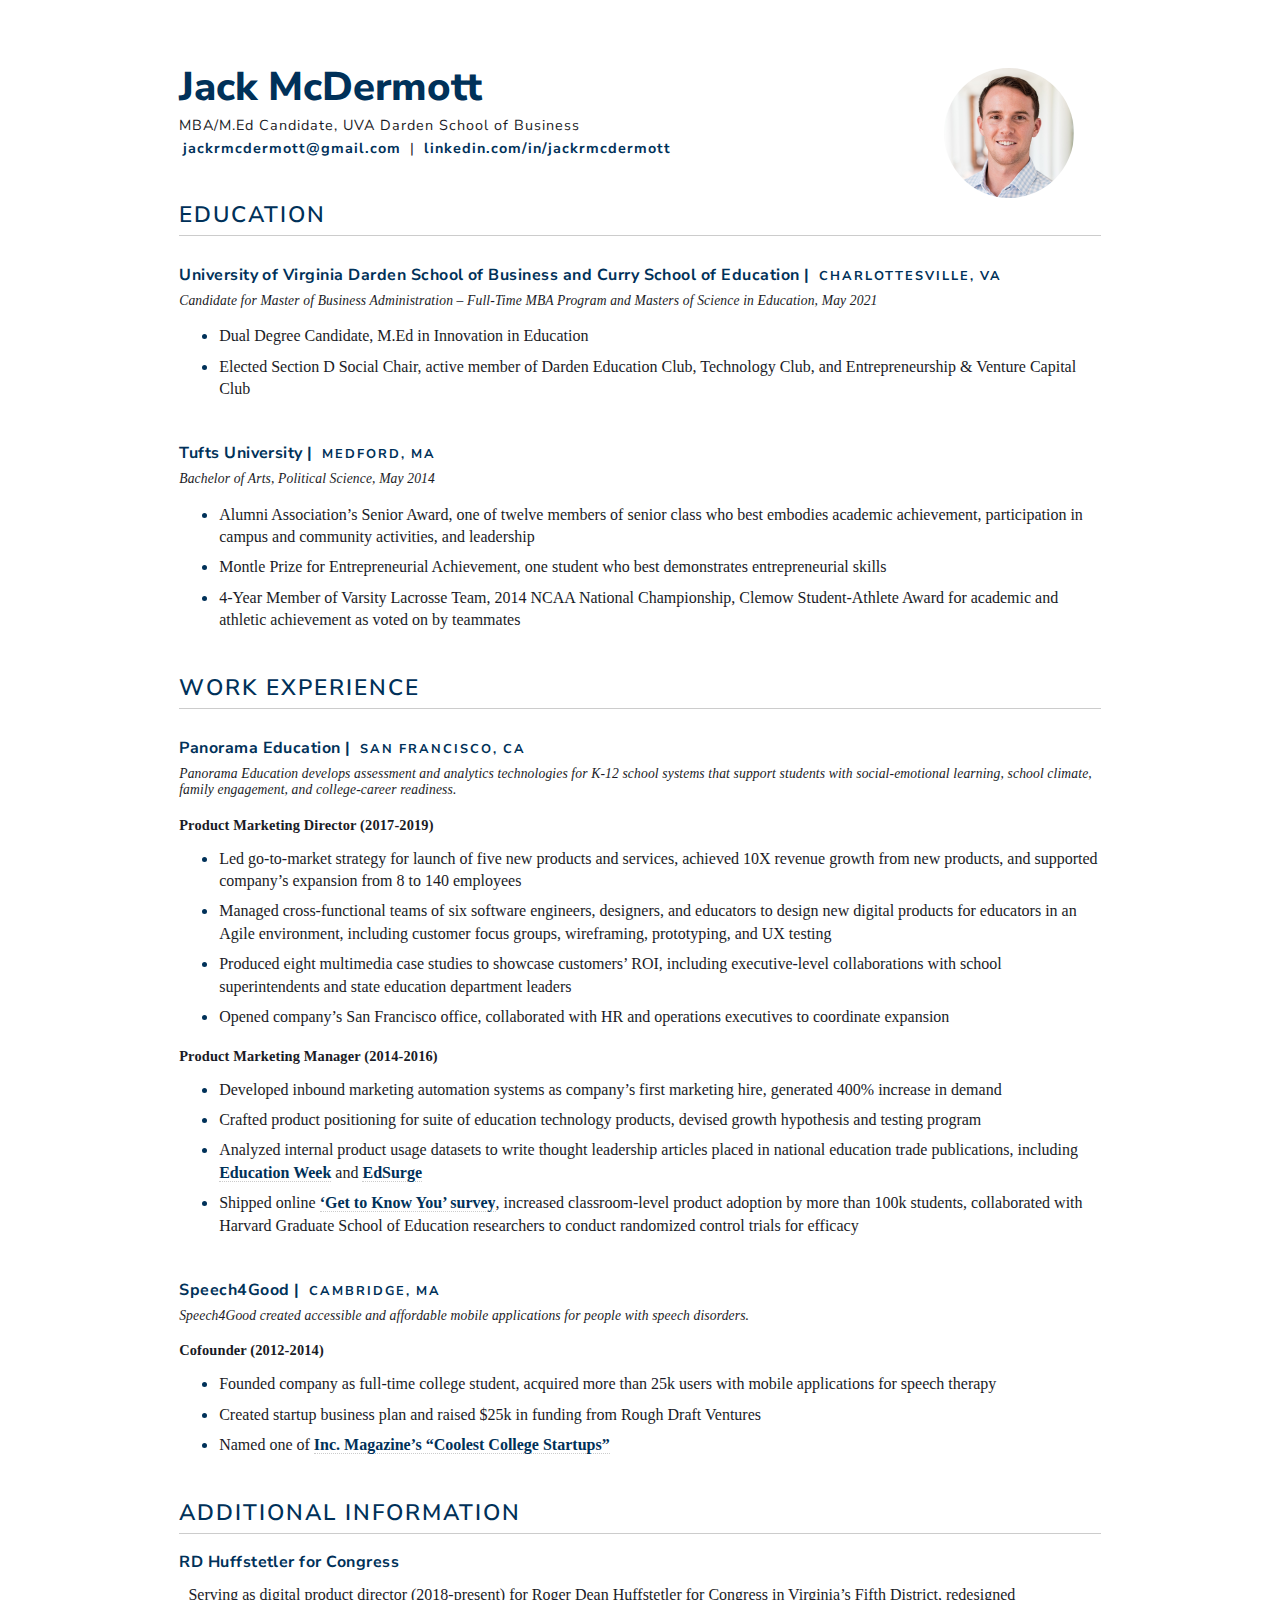
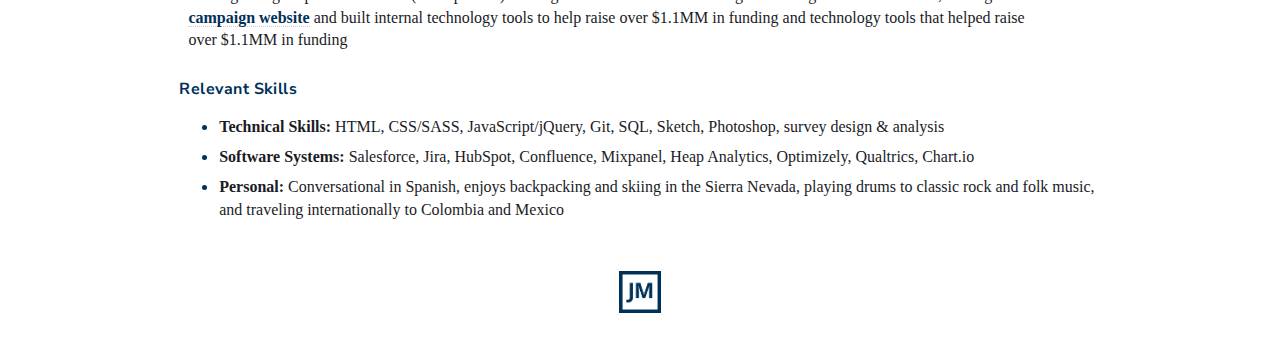
<file: index.html>
<!DOCTYPE html>
<head>
  <title>Resume | Jack McDermott</title>
  <meta name="viewport" content="width=device-width, initial-scale=1">
  <meta charset="utf-8">
  <link href="css/main.css" media="screen" rel="stylesheet" type="text/css" />
  <link href="https://fonts.googleapis.com/css?family=Nunito+Sans:400,700|Lora|PT+Serif,300,400,600" rel="stylesheet">
  <link rel="icon" href="images/icon.png" type="image/png">
  <link rel="stylesheet" href="https://maxcdn.bootstrapcdn.com/font-awesome/4.4.0/css/font-awesome.min.css">
</head>
<body>
  <div class="massive-container">
    <header class="header-details">
      <div class="header-info-container">
        <h1 class="name">Jack McDermott</h1>
        <div class="contact-information">
          <span class="contact-deets">MBA/M.Ed Candidate, UVA Darden School of Business</span><br>
          <a class="links" href="mailto:jackrmcdermott@gmail.com">jackrmcdermott@gmail.com</a>
          <span class="contact-deets"> | </span>
          <a class="links" href="https://linkedin.com/in/jackrmcdermott">linkedin.com/in/jackrmcdermott</a>
        </div>
      </div><!--end header-info-container -->
        <div class="headshot-container">
          <img class="headshot" src="images/headshot.jpg" />
        </div>
    </header>

  
  <!-- EDUCATION -->
      <h2 class="category-headers">Education</h2>
        <h4 class="primary-titles">University of Virginia Darden School of Business and Curry School of Education | <span class="location">Charlottesville, VA</span></h4>
        <p class="category-details">Candidate for Master of Business Administration – Full-Time MBA Program and Masters of Science in Education, May 2021</p>
          <ul>
            <li><p>Dual Degree Candidate, M.Ed in Innovation in Education</p></li>
            <li><p>Elected Section D Social Chair, active member of Darden Education Club, Technology Club, and Entrepreneurship & Venture Capital Club</p></li>
          </ul> 

        <h4 class="primary-titles">Tufts University | <span class="location">Medford, MA</span></h4>
        <p class="category-details">Bachelor of Arts, Political Science, May 2014</p>
          <ul>
            <li><p>Alumni Association’s Senior Award, one of twelve members of senior class who best embodies academic achievement, participation in campus and community activities, and leadership</p></li>
            <li><p>Montle Prize for Entrepreneurial Achievement, one student who best demonstrates entrepreneurial skills</p></li>
            <li><p>4-Year Member of Varsity Lacrosse Team, 2014 NCAA National Championship, Clemow Student-Athlete Award for academic and athletic achievement as voted on by teammates</p></li>
          </ul>  

      <!-- WORK -->
      <h2 class="category-headers">Work Experience</h2>
        <h4 class="primary-titles">Panorama Education | <span class="location">San Francisco, CA</span></h4>
        <p class="category-details">Panorama Education develops assessment and analytics technologies for K-12 school systems that support students with social-emotional learning, school climate, family engagement, and college-career readiness.</p>
        
        <p class="category-title">Product Marketing Director (2017-2019)</p>
            <ul>
              <li><p>Led go-to-market strategy for launch of five new products and services, achieved 10X revenue growth from new products, and supported company’s expansion from 8 to 140 employees</p></li>

              <li><p>Managed cross-functional teams of six software engineers, designers, and educators to design new digital products for educators in an Agile environment, including customer focus groups, wireframing, prototyping, and UX testing</p></li>
  
              <li><p>Produced eight multimedia case studies to showcase customers’ ROI, including executive-level collaborations with school superintendents and state education department leaders </p></li>

              <li><p>Opened company’s San Francisco office, collaborated with HR and operations executives to coordinate expansion</p></li>
            </ul>

        <p class="category-title">Product Marketing Manager (2014-2016)</p>
            <ul>
              <li><p>Developed inbound marketing automation systems as company’s first marketing hire, generated 400% increase in demand </p></li>

              <li><p>Crafted product positioning for suite of education technology products, devised growth hypothesis and testing program</p></li>

              <li><p>Analyzed internal product usage datasets to write thought leadership articles placed in national education trade publications, including <a target="_blank" href="https://blogs.edweek.org/edweek/finding_common_ground/2016/09/are_we_thinking_about_growth_mindset_too_narrowly.html?intc=main-mpsmvs">Education Week</a> and <a target="_blank" href="https://www.edsurge.com/news/2015-11-03-in-edtech-moving-fast-without-breaking-trust">EdSurge</a></p></li>

              <li><p>Shipped online <a href="https://backtoschool.panoramaed.com" target="_blank">‘Get to Know You’ survey</a>, increased classroom-level product adoption by more than 100k students, collaborated with Harvard Graduate School of Education researchers to conduct randomized control trials for efficacy</p></li>
            </ul>

        <h4 class="primary-titles">Speech4Good | <span class="location">Cambridge, MA</span></h4>
          <p class="category-details">Speech4Good created accessible and affordable mobile applications for people with speech disorders.</p>
          <p class="category-title">Cofounder (2012-2014)</p>
            <ul>  
              <li><p>Founded company as full-time college student, acquired more than 25k users with mobile applications for speech therapy</p></li>
              
              <li><p>Created startup business plan and raised $25k in funding from Rough Draft Ventures</p></li>

              <li><p>Named one of <a target="_blank" href="https://www.inc.com/coolest-college-start-ups-2013/issie-lapowsky/balbus-speech-jack-mcdermott.html">Inc. Magazine’s “Coolest College Startups”</a></p></li>
            </ul>

      <!-- MORE -->
      <h2 class="category-headers">Additional Information</h2>
        
        <h4 class="primary-titles">RD Huffstetler for Congress</h4>

        <p class="category-description-main"> Serving as digital product director (2018-present) for Roger Dean Huffstetler for Congress in Virginia’s Fifth District, redesigned <a href="https://www.rdforva.com/" target="_blank">campaign website</a> and built internal technology tools to help raise over $1.1MM in funding and technology tools that helped raise over $1.1MM in funding</p>
   
        <h4 class="primary-titles">Relevant Skills</h4>
        <ul>
          <li><p><strong>Technical Skills:</strong> HTML, CSS/SASS, JavaScript/jQuery, Git, SQL, Sketch, Photoshop, survey design & analysis</p></li>

          <li><p><strong>Software Systems:</strong> Salesforce, Jira, HubSpot, Confluence, Mixpanel, Heap Analytics, Optimizely, Qualtrics, Chart.io</p></li>

          <li><p><strong>Personal:</strong> Conversational in Spanish, enjoys backpacking and skiing in the Sierra Nevada, playing drums to classic rock and folk music, and traveling internationally to Colombia and Mexico</p></li>

        </ul>
    
      <!-- FOOTER -->
      <div class="footer-flag">
        <img src="images/icon.png" />
      </div>
    </section>
  </div><!-- massive-container -->
</body>
</file>
<file: css/main.css>
body {
  background-color: white;
  margin: 3% 14% 3% 14%;
  font-family: "Nunito Sans", sans-serif;
  color: #1a1b26; }
  @media (max-width: 767px) {
    body {
      margin: 1% 7% 10% 7%; } }

.massive-container {
  max-width: 1200px; }

p, li > p {
  font-family: "PT Serif", serif;
  font-size: 1em;
  line-height: 1.4em;
  margin-block-start: 0.5em;
  margin-block-end: 0.5em; }

a {
  color: #003159;
  border-bottom: 1px dotted #ccc;
  font-weight: bold;
  text-decoration: none; }

h1.name {
  color: #003159;
  display: inline-block;
  font-size: 2.5em;
  line-height: 1.1em;
  margin-bottom: 2px;
  font-weight: 800; }

.contact-information, .links-container {
  font-size: .9em;
  letter-spacing: 1px;
  line-height: .9em;
  margin: 8px 0px; }

.contact-deets {
  display: inline-block;
  margin-top: 0px;
  text-decoration: none; }

.links {
  display: inline-block;
  color: #003159;
  border-bottom: none;
  text-decoration: none;
  padding: 0px 4px;
  margin-top: 10px; }
  .links:first-child {
    padding-left: 0px; }

i.fa {
  font-size: 1.3em;
  color: #003159; }

i.fa-external-link {
  font-size: 0.7em; }

header {
  padding-bottom: 120px; }

.header-info-container {
  width: 79%;
  float: left; }

.headshot-container {
  float: right;
  width: 20%;
  text-align: center; }
  @media (max-width: 600px) {
    .headshot-container {
      display: none; } }

img.headshot {
  border-radius: 100%;
  height: 130px;
  margin-top: 30px; }

.content {
  margin-top: 20px;
  padding-top: 0px; }

#about {
  margin-top: 80px; }

.primary-titles {
  color: #003159;
  display: inline-block;
  font-size: 1em;
  letter-spacing: 0.03em;
  margin-top: 15px;
  margin-bottom: 0em;
  font-weight: bold;
  text-decoration: none; }
  .primary-titles a {
    text-decoration: none;
    color: #003159; }

.location {
  display: inline-block;
  font-size: .8em;
  letter-spacing: 2px;
  margin-bottom: -1%;
  margin-top: 1.1em;
  padding-left: .4em;
  text-transform: uppercase; }

h2.category-headers {
  color: #003159;
  font-size: 1.4em;
  letter-spacing: 2px;
  margin-top: 1.8em;
  margin-bottom: .1em;
  text-transform: uppercase;
  border-bottom: 1px solid #ccc;
  padding-bottom: 5px;
  font-weight: 600; }

.category-details {
  font-size: .85em;
  font-weight: 500;
  letter-spacing: 0.01em;
  line-height: 1.2em;
  margin-bottom: 0.2em;
  font-style: italic;
  margin-top: .5em; }

.category-title {
  font-size: .9em;
  font-weight: bold;
  letter-spacing: 0.01em;
  line-height: 1.6em;
  margin-bottom: -5px;
  margin-top: 15px; }

.category-description-main {
  margin-bottom: .7em;
  margin-left: 1%;
  margin-right: 7%;
  margin-top: .7em; }

.category-description {
  margin-bottom: 1%;
  margin-left: 2%;
  margin-right: 7%;
  margin-top: .01em; }

li {
  color: #003159; }

li > p {
  color: #1a1b26; }

.footer-flag {
  margin: 50px auto 0px;
  text-align: center;
  width: 100%; }
  .footer-flag img {
    height: 42px; }

.footnotes {
  font-size: 0.7em;
  margin-top: 10px; }
</file>
